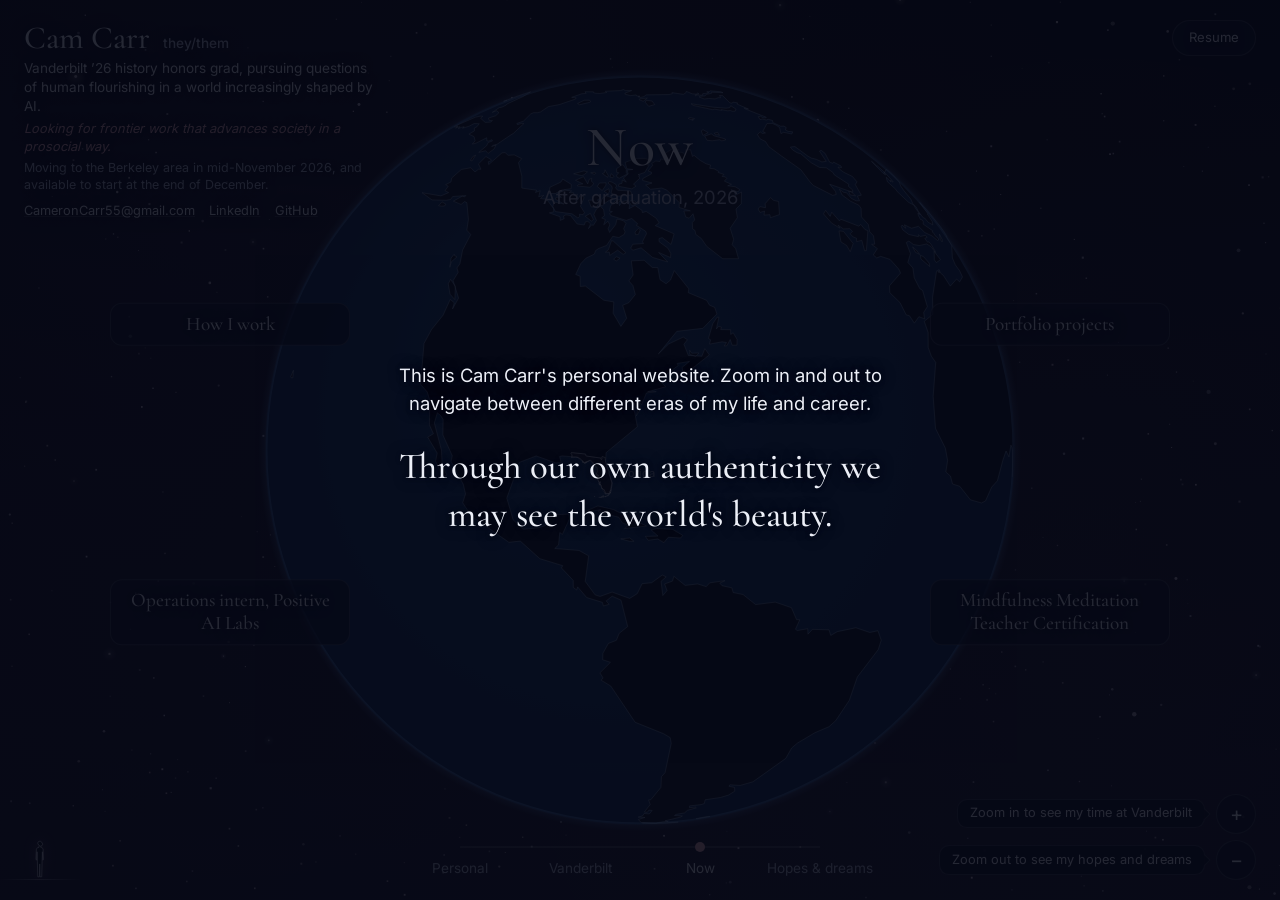
<file: index.html>
<!doctype html>
<html lang="en">
<head>
  <meta charset="utf-8">
  <meta name="viewport" content="width=device-width, initial-scale=1">
  <!-- Link previews (LinkedIn, Slack, iMessage...) read this static text
       without running JavaScript, so it is written out here. main.js still
       sets the tab title from SETTINGS. Keep these in step with content.js. -->
  <title>Cam Carr</title>
  <meta name="description" content="Cam Carr (Cameron Carr): Vanderbilt '26 history honors grad, pursuing questions of human flourishing in a world increasingly shaped by AI. A zoomable map of a life.">
  <link rel="canonical" href="https://cameroncarr-likesfish.github.io/">
  <meta property="og:type" content="website">
  <meta property="og:url" content="https://cameroncarr-likesfish.github.io/">
  <meta property="og:title" content="Cam Carr">
  <meta property="og:description" content="Vanderbilt '26 history honors grad, pursuing questions of human flourishing in a world increasingly shaped by AI. A zoomable map of a life.">
  <meta property="og:image" content="https://cameroncarr-likesfish.github.io/preview.jpg">
  <meta property="og:image:width" content="1200">
  <meta property="og:image:height" content="630">
  <meta property="og:image:alt" content="Cam Carr: a small figure on Earth's horizon under a night sky">
  <meta name="twitter:card" content="summary_large_image">
  <meta name="theme-color" content="#050814">
  <link rel="icon" href="data:image/svg+xml,%3Csvg xmlns='http://www.w3.org/2000/svg' viewBox='0 0 32 32'%3E%3Crect width='32' height='32' rx='7' fill='%23050814'/%3E%3Cpath d='M16 5 L18.2 13.8 L27 16 L18.2 18.2 L16 27 L13.8 18.2 L5 16 L13.8 13.8 Z' fill='%23e3a9b3'/%3E%3C/svg%3E">
  <link rel="stylesheet" href="styles.css">
  <script src="content.js" defer></script>
  <script src="geo.js" defer></script>
  <script src="cosmos.js" defer></script>
  <script src="starfield.js" defer></script>
  <script src="main.js" defer></script>
</head>
<body>
  <!-- Visual layers. Everything below is positioned with CSS, so the order
       here is the keyboard and screen-reader order: header, map,
       timeline, zoom, then the item panel. -->
  <canvas id="sky" aria-hidden="true"></canvas>

  <header class="site-header">
    <h1 class="identity">
      <span class="identity__name"></span>
      <span class="identity__pronouns"></span>
    </h1>
    <p class="identity__full"></p>
    <p class="identity__tagline"></p>
    <p class="identity__seeking"></p>
    <p class="identity__availability"></p>
    <ul class="contact" aria-label="Contact"></ul>
  </header>

  <!-- A plain resume, for visitors who'd rather not zoom. Shown in Now,
       with the rest of the present-day header. -->
  <a class="resume-link" href="resume.html"></a>

  <div class="position">
    <div role="status" aria-live="polite">
      <span class="position__label">You are in</span>
      <span class="position__era"></span>
      <span class="position__sub"></span>
    </div>
    <p class="position__sky"></p>
  </div>

  <main id="stage" aria-label="Map of eras">
    <!-- The eras live in #world, which zooms toward an item for a sub-zoom. -->
    <div id="world"></div>
  </main>

  <!-- A sub-zoom: an item's own small sky (e.g. coursework). Filled from
       DETAILS in content.js. -->
  <section class="detail" id="detail" aria-labelledby="detail-title" inert>
    <div class="detail__scroll" data-scrollable>
    <div class="detail__inner">
      <button type="button" class="btn detail__back"></button>
      <h2 class="detail__title" id="detail-title" tabindex="-1"></h2>
      <p class="detail__subtitle"></p>
      <ul class="detail__stats"></ul>
      <div class="detail__groups"></div>
    </div>
    </div>
  </section>

  <!-- A small figure looking up at the sky. It shrinks as the view moves
       toward the future: close in the past, tiny under the open sky. -->
  <div class="figure" aria-hidden="true">
    <span class="figure__ground"></span>
    <svg class="figure__svg" viewBox="0 0 40 100" focusable="false">
      <path d="M18.6 14.6 L18.4 19.5 C15 20 12.5 21 11.6 24 L10.4 50 Q10.5 53 12.2 53 L13.4 31 L14.2 56 L15.2 97 L19.6 97 L20.4 63 L21.2 97 L25.6 97 L26.6 56 L27.4 31 L28.4 53 Q30.2 53 30.2 50 L29.2 24 C28.4 21 26 20 23.2 19.5 L23.4 14.6 Z"/>
      <ellipse cx="21.6" cy="9.6" rx="5.6" ry="7.1" transform="rotate(-40 21.6 9.6)"/>
    </svg>
  </div>

  <nav class="era-nav" aria-label="Eras">
    <span class="era-nav__track" aria-hidden="true"><span class="era-nav__marker"></span></span>
    <ol class="era-nav__list"></ol>
  </nav>

  <!-- First-visit hint beside the zoom buttons; gone after the first zoom. -->
  <p class="zoom-hint" hidden></p>

  <!-- Each button has a speech bubble naming where it goes (main.js keeps
       the text and the button's label in step with the era). -->
  <div class="zoom-controls" role="group" aria-label="Zoom">
    <div class="zoom-row">
      <span class="zoom-bubble" data-zoom-bubble="in" aria-hidden="true"></span>
      <button type="button" class="zoom-btn" data-zoom="in" aria-label="Zoom in, back in time">+</button>
    </div>
    <div class="zoom-row">
      <span class="zoom-bubble" data-zoom-bubble="out" aria-hidden="true"></span>
      <button type="button" class="zoom-btn" data-zoom="out" aria-label="Zoom out, forward in time">&minus;</button>
    </div>
  </div>

  <aside class="panel" id="panel" aria-labelledby="panel-title" hidden data-scrollable>
    <button type="button" class="panel__close" aria-label="Close panel">&times;</button>
    <p class="panel__era"></p>
    <p class="panel__parent"></p>
    <h2 class="panel__title" id="panel-title" tabindex="-1"></h2>
    <p class="panel__summary"></p>
    <div class="panel__body"></div>
    <ul class="panel__links" aria-label="Links"></ul>
    <div class="panel__children"></div>
    <button type="button" class="btn panel__back"></button>
  </aside>

  <dialog class="wall" aria-labelledby="wall-title" aria-describedby="wall-note">
    <h2 class="wall__title" id="wall-title"></h2>
    <div class="wall__note" id="wall-note"></div>
    <p class="wall__text"></p>
    <div class="wall__actions">
      <button type="button" class="btn btn--primary" data-wall="yes"></button>
      <button type="button" class="btn" data-wall="no"></button>
    </div>
  </dialog>

  <!-- The opening card, shown once per visit: an introduction, then the
       quote (UI_TEXT.openingIntro, UI_TEXT.openingLine). -->
  <div class="opening" role="status" aria-live="polite" hidden>
    <div class="opening__inner">
      <p class="opening__intro"></p>
      <p class="opening__line"></p>
    </div>
  </div>

  <noscript><p class="noscript">This site needs JavaScript to run.</p></noscript>
</body>
</html>
</file>
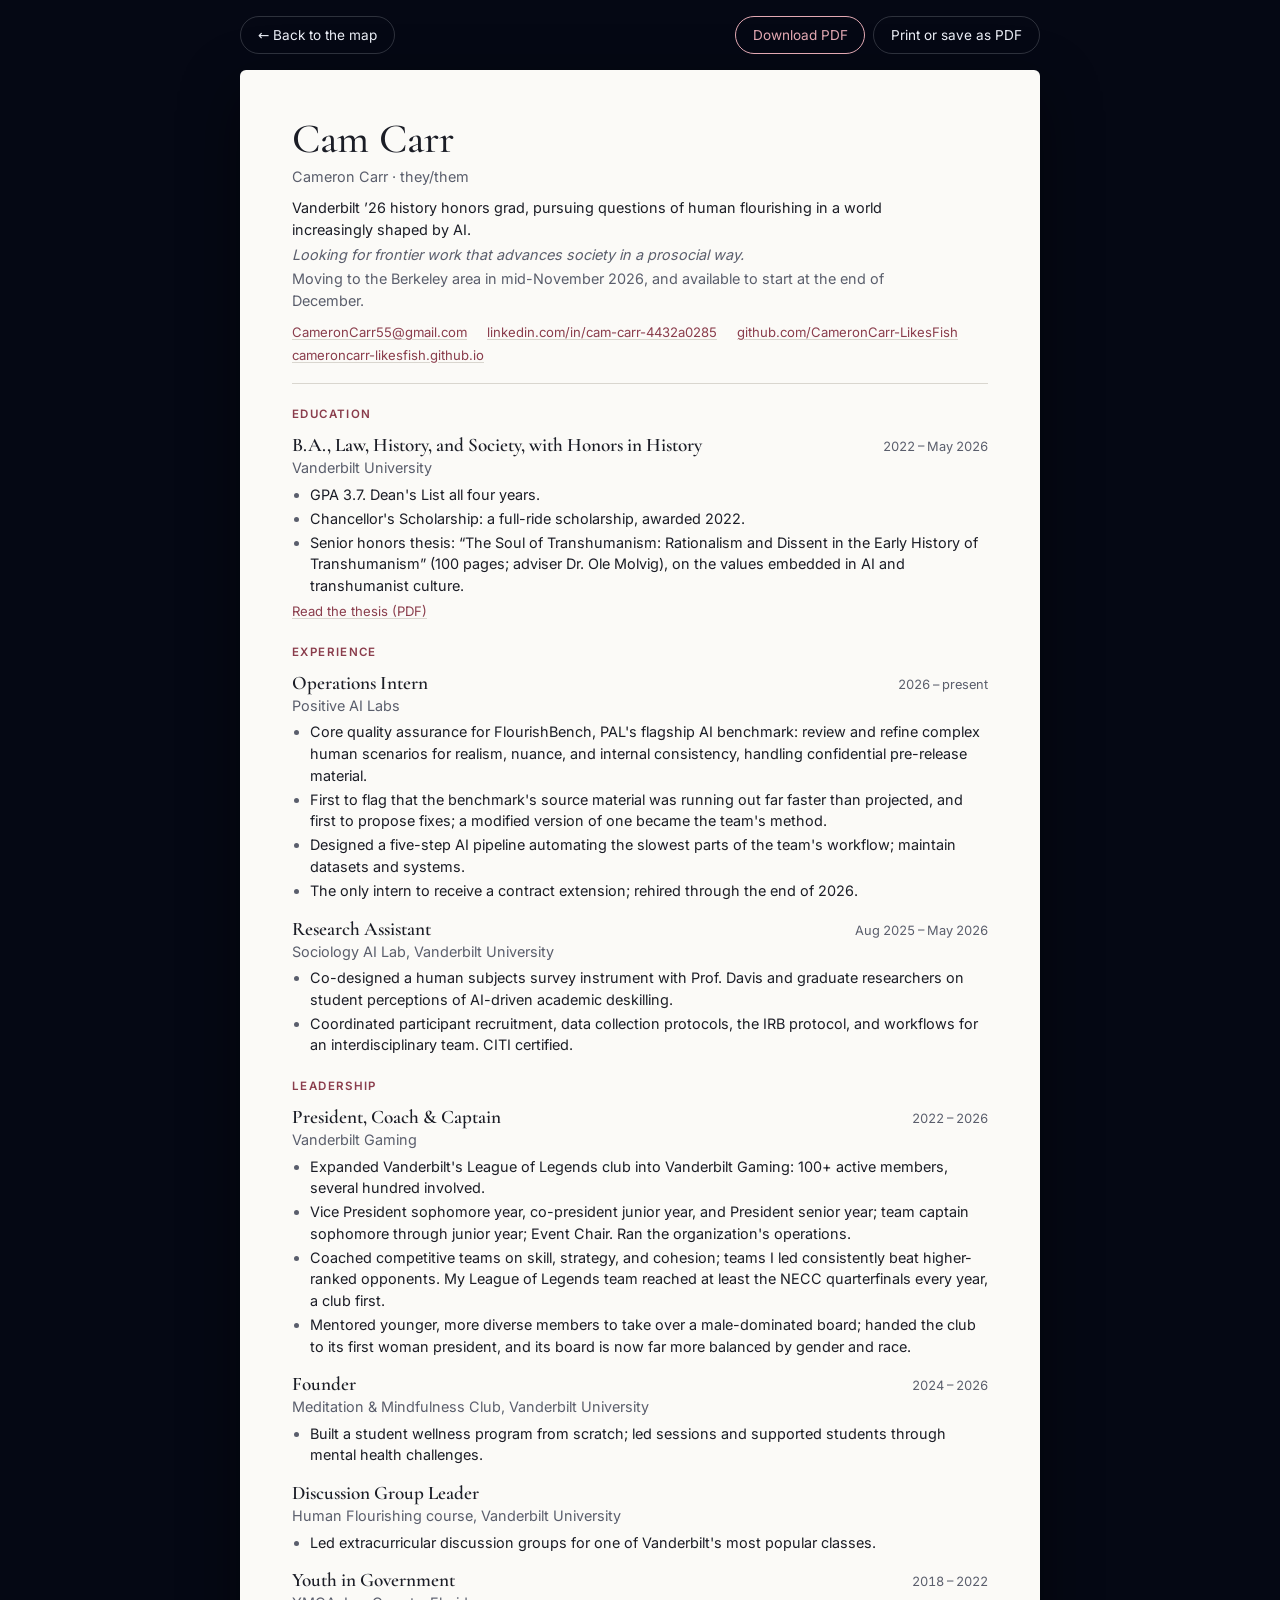
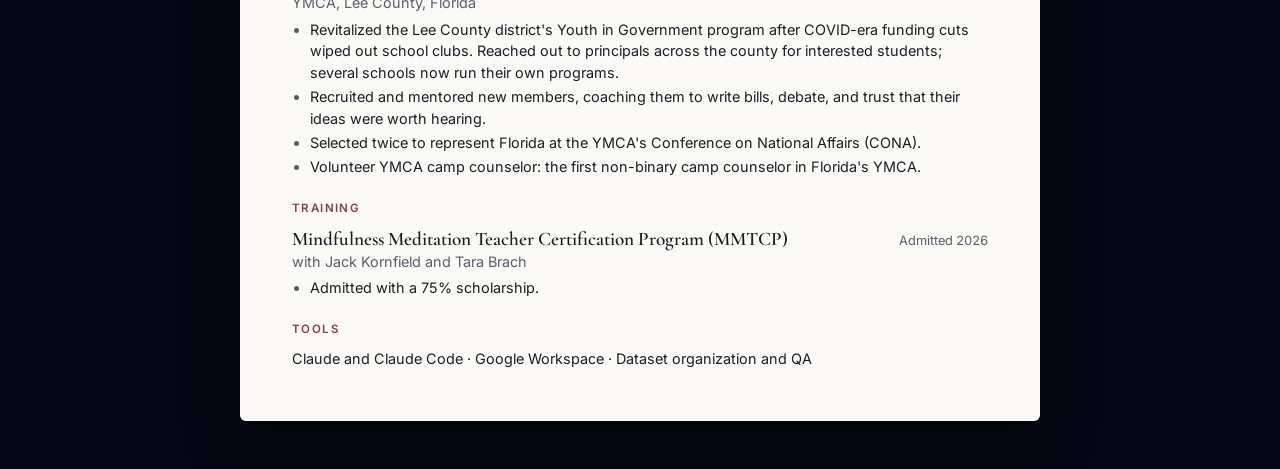
<file: resume.html>
<!doctype html>
<html lang="en">
<head>
  <meta charset="utf-8">
  <meta name="viewport" content="width=device-width, initial-scale=1">
  <!-- Static text for link previews; resume.js fills the page from content.js. -->
  <title>Cam Carr: Resume</title>
  <meta name="description" content="Resume of Cam Carr (Cameron Carr): Vanderbilt '26 history honors grad, pursuing questions of human flourishing in a world increasingly shaped by AI.">
  <link rel="canonical" href="https://cameroncarr-likesfish.github.io/resume.html">
  <meta property="og:type" content="profile">
  <meta property="og:url" content="https://cameroncarr-likesfish.github.io/resume.html">
  <meta property="og:title" content="Cam Carr: Resume">
  <meta property="og:description" content="Vanderbilt '26 history honors grad, pursuing questions of human flourishing in a world increasingly shaped by AI.">
  <meta property="og:image" content="https://cameroncarr-likesfish.github.io/preview.jpg">
  <meta name="twitter:card" content="summary_large_image">
  <meta name="theme-color" content="#050814">
  <link rel="icon" href="data:image/svg+xml,%3Csvg xmlns='http://www.w3.org/2000/svg' viewBox='0 0 32 32'%3E%3Crect width='32' height='32' rx='7' fill='%23050814'/%3E%3Cpath d='M16 5 L18.2 13.8 L27 16 L18.2 18.2 L16 27 L13.8 18.2 L5 16 L13.8 13.8 Z' fill='%23e3a9b3'/%3E%3C/svg%3E">
  <link rel="stylesheet" href="resume.css">
  <script src="content.js" defer></script>
  <script src="resume.js" defer></script>
</head>
<body>
  <nav class="bar" aria-label="Resume">
    <a class="bar__btn" href="./" data-label="back"></a>
    <span class="bar__actions">
      <a class="bar__btn bar__btn--primary" data-label="download" download></a>
      <button type="button" class="bar__btn" data-label="print"></button>
    </span>
  </nav>

  <main class="sheet">
    <header class="head">
      <h1 class="head__name"></h1>
      <p class="head__aka"></p>
      <p class="head__tagline"></p>
      <p class="head__seeking"></p>
      <p class="head__availability"></p>
      <ul class="head__contact" aria-label="Contact"></ul>
    </header>
    <div class="sections"></div>
  </main>

  <noscript><p class="noscript">This page needs JavaScript to show the resume.</p></noscript>
</body>
</html>
</file>
<file: styles.css>
/* styles.css
   All colors and fonts live in the variables below so the look can be swapped
   later. The starfield's own colors live at the top of starfield.js. */

/* Fonts are self-hosted from /fonts (no third-party requests). Both are
   variable fonts, Latin subset, SIL Open Font License (see fonts/OFL-*.txt).
   display.woff2 = Cormorant Garamond, body.woff2 = Inter.
   To swap a font, replace the file and keep the name. */
@font-face {
  font-family: "Site Display";
  src: url("fonts/display.woff2") format("woff2");
  font-weight: 300 700;
  font-display: swap;
}

@font-face {
  font-family: "Site Body";
  src: url("fonts/body.woff2") format("woff2");
  font-weight: 100 900;
  font-display: swap;
}

:root {
  /* Palette: deep navy, soft starlight, one rose accent */
  --bg: #050814;
  --ink: #eceff7;
  --ink-dim: #b3bacd;
  --accent: #e3a9b3;
  --accent-ink: #26131b;                     /* text on an accent background */
  --accent-glow: rgba(227, 169, 179, 0.7);
  --line: rgba(232, 236, 245, 0.18);
  --panel: rgba(10, 15, 34, 0.72);
  --panel-solid: rgba(9, 13, 30, 0.95);
  --backdrop: rgba(4, 6, 15, 0.6);
  --star-glow: rgba(232, 236, 245, 0.5);
  --text-halo: 0 0 14px rgba(5, 8, 20, 0.95), 0 0 4px rgba(5, 8, 20, 0.9);
  --figure-fill: #080b18;
  --figure-rim: rgba(236, 239, 247, 0.6);

  /* Era tints: nearly clear in the open future, closer and warmer toward the
     past. Each is a soft radial wash over the starfield. */
  --era-future: radial-gradient(ellipse at 50% 55%, rgba(20, 30, 70, 0.10), rgba(8, 12, 30, 0.05));
  --era-now: radial-gradient(ellipse at 50% 55%, rgba(30, 44, 90, 0.34), rgba(14, 22, 50, 0.22));
  --era-college: radial-gradient(ellipse at 50% 55%, rgba(48, 50, 104, 0.48), rgba(22, 26, 62, 0.36));
  --era-beneath: radial-gradient(ellipse at 50% 60%, rgba(96, 58, 84, 0.62), rgba(44, 26, 50, 0.5));
  --era-edge: rgba(236, 239, 247, 0.10);
  --detail-bg: radial-gradient(ellipse at 50% 40%, rgba(52, 50, 108, 0.55), rgba(18, 20, 50, 0.72));

  /* Type */
  --font-body: "Site Body", system-ui, -apple-system, "Segoe UI", Roboto, sans-serif;
  --font-display: "Site Display", Georgia, "Times New Roman", serif;

  /* Geometry. --zoom-factor and --nav-count are set from main.js. */
  --zoom-factor: 3.5;
  --era-radius: 28px;
  --nav-count: 4;
  --nav-col: 7.5rem;
}

*, *::before, *::after { box-sizing: border-box; }

html, body {
  margin: 0;
  height: 100%;
  overflow: hidden;
  background: var(--bg);
  color: var(--ink);
  font-family: var(--font-body);
  line-height: 1.5;
}

button { font: inherit; color: inherit; }

[hidden] { display: none !important; }

:focus-visible {
  outline: 2px solid var(--accent);
  outline-offset: 3px;
}

.placeholder { font-style: italic; opacity: 0.7; }

.btn {
  border: 1px solid var(--line);
  background: transparent;
  padding: 0.55rem 1.1rem;
  border-radius: 999px;
  cursor: pointer;
}

.btn:hover { border-color: var(--accent); }

.btn--primary { border-color: var(--accent); color: var(--accent); }

/* ----- Layers ----- */

/* Stack, back to front: sky, eras, fixed UI, panel. */

#sky {
  position: fixed;
  inset: 0;
  width: 100%;
  height: 100%;
  z-index: 0;
  pointer-events: none;
}

#stage {
  position: fixed;
  inset: 0;
  overflow: hidden;
  z-index: 2;
}

.site-header,
.position,
.era-nav,
.zoom-controls { z-index: 3; }

/* ----- Eras -----
   Every era is a full-viewport box scaled around the center. Each earlier era
   sits in the middle of the one around it at 1 / --zoom-factor of its size. */

.era {
  position: absolute;
  inset: 0;
  transform-origin: 50% 50%;
  pointer-events: none;
}

.era.is-active { pointer-events: auto; }

/* The eras have no boxes of their own: the cosmos drawn in starfield.js
   (Earth, the Moon, the solar system) shows where you are. */

.era__head {
  position: absolute;
  top: 13%;
  left: 50%;
  transform: translateX(-50%);
  width: min(42rem, 64%);
  text-align: center;
}

.era__title {
  margin: 0;
  font-family: var(--font-display);
  font-weight: 500;
  font-size: clamp(2.1rem, 4.8vw, 3.5rem);
  line-height: 1.1;
  letter-spacing: 0.01em;
  text-shadow: var(--text-halo);
}

.era__title:focus { outline: none; }

.era__subtitle {
  margin: 0.35rem 0 0;
  color: var(--ink-dim);
  font-size: clamp(0.95rem, 1.5vw, 1.15rem);
}

.era__back {
  margin-top: 0.9rem;
  font-size: 0.85rem;
  background: var(--panel-solid);
}

/* The era's NASA photograph: faint, behind the generative stars' glow and
   all text. --sky-opacity is tuned per era (bright images get less). */
.era__sky {
  position: absolute;
  inset: 0;
  border-radius: inherit;
  background-position: center;
  background-size: cover;
  background-repeat: no-repeat;
  opacity: calc(var(--sky-opacity, 0.4) * var(--sky-fade, 1));
  pointer-events: none;
  /* Soft edges, so the photo never reads as a box. */
  -webkit-mask-image: radial-gradient(ellipse at center, #000 45%, transparent 85%);
  mask-image: radial-gradient(ellipse at center, #000 45%, transparent 85%);
}

.era[data-era="future"]  { --sky-opacity: 0.55; }
.era[data-era="now"]     { --sky-opacity: 0.34; }
.era[data-era="college"] { --sky-opacity: 0.3; }
.era[data-era="personal"] { --sky-opacity: 0.32; }

/* The window in the middle of each era where the next-earlier era shows.
   Clicking it zooms in. */
.era__portal {
  position: absolute;
  left: 50%;
  top: 50%;
  /* A circle around Earth at the centre of the view. */
  width: calc(min(100vw, 100vh) / var(--zoom-factor));
  height: calc(min(100vw, 100vh) / var(--zoom-factor));
  transform: translate(-50%, -50%);
  background: transparent;
  border: 1px solid transparent;
  border-radius: 50%;
  cursor: zoom-in;
  transition: border-color 0.2s;
}

.era__portal:hover { border-color: rgba(227, 169, 179, 0.45); }

/* Personal items stay hidden until the visitor crosses the wall. */
body:not(.wall-crossed) .era[data-era="personal"] :is(.item, .era__back) { visibility: hidden; }

/* ----- Items ----- */

/* Each item is a card: a quiet labelled button. (A glowing dot above a
   label read as a location pin on the map.) */
.item {
  position: absolute;
  width: min(15rem, 28vw);
  transform: translate(-50%, -50%);
  padding: 0.55rem 0.9rem;
  background: var(--panel);
  border: 1px solid var(--line);
  border-radius: 12px;
  text-align: center;
  text-shadow: var(--text-halo);
  cursor: pointer;
  transition: opacity 0.3s, border-color 0.2s, box-shadow 0.3s, background 0.2s;
}

.item:hover,
.item.is-selected {
  border-color: var(--accent);
  background: var(--panel-solid);
}

.item:hover .item__title,
.item.is-selected .item__title { color: var(--accent); }

/* A card a link pointed to, on arrival (main.js pointOut). */
.item.is-pointed {
  border-color: var(--accent);
  box-shadow: 0 0 16px rgba(227, 169, 179, 0.45);
}

.item__parent {
  display: block;
  margin-bottom: 0.15rem;
  font-size: 0.7rem;
  text-transform: uppercase;
  letter-spacing: 0.07em;
  color: var(--accent);
}

.item__title {
  display: block;
  font-family: var(--font-display);
  font-weight: 500;
  font-size: 1.2rem;
  line-height: 1.2;
  transition: color 0.2s;
}

.item__summary {
  display: -webkit-box;
  -webkit-line-clamp: 2;
  -webkit-box-orient: vertical;
  overflow: hidden;
  margin-top: 0.25rem;
  font-size: 0.85rem;
  line-height: 1.35;
  color: var(--ink-dim);
}

/* ----- Header: identity + contact ----- */

.site-header {
  position: fixed;
  top: 1.25rem;
  left: 1.5rem;
  max-width: min(22rem, 30vw);
}

.site-header,
.position { text-shadow: var(--text-halo); }

.identity {
  margin: 0;
  font-family: var(--font-display);
  font-weight: 500;
  font-size: 2rem;
  line-height: 1.15;
}

/* One line on who she is, right under the name. */
.identity__tagline {
  margin: 0.15rem 0 0.45rem;
  font-size: 0.85rem;
  line-height: 1.4;
  color: var(--ink);
}

/* What she's looking for, under the tagline. */
.identity__seeking {
  margin: -0.2rem 0 0.5rem;
  font-size: 0.8rem;
  line-height: 1.4;
  font-style: italic;
  color: var(--accent);
}

.identity__seeking:empty { display: none; }

/* Where and when she can start, under the seeking line. */
.identity__availability {
  margin: -0.35rem 0 0.5rem;
  font-size: 0.78rem;
  line-height: 1.4;
  color: var(--ink-dim);
}

.identity__availability:empty { display: none; }

.identity__pronouns {
  font-family: var(--font-body);
  font-size: 0.85rem;
  color: var(--ink-dim);
  margin-left: 0.35rem;
}

.identity__full {
  margin: 0.1rem 0 0.35rem;
  font-size: 0.9rem;
  color: var(--ink-dim);
}

.contact {
  list-style: none;
  margin: 0;
  padding: 0;
  display: flex;
  flex-wrap: wrap;
  gap: 0 0.9rem;
  font-size: 0.8rem;
  color: var(--ink-dim);
}

.contact a { color: var(--ink); text-decoration-color: var(--line); }
.contact a:hover { text-decoration-color: var(--accent); }

/* ----- Resume link: top right, in every era ----- */

.resume-link {
  position: fixed;
  top: 1.25rem;
  right: 1.5rem;
  z-index: 3;
  padding: 0.45rem 1rem;
  border: 1px solid var(--line);
  border-radius: 999px;
  background: var(--panel);
  color: var(--ink);
  font-size: 0.82rem;
  text-decoration: none;
  text-shadow: var(--text-halo);
}

.resume-link:hover { border-color: var(--accent); color: var(--accent); }

/* ----- Position indicator + hint ----- */

.position {
  position: fixed;
  top: 1.25rem;
  right: 1.5rem;
  max-width: min(18rem, 30vw);
  text-align: right;
  font-size: 0.9rem;
  line-height: 1.3;
}

.position__label {
  display: block;
  font-size: 0.75rem;
  text-transform: uppercase;
  letter-spacing: 0.08em;
  color: var(--ink-dim);
}

.position__era {
  display: block;
  font-family: var(--font-display);
  font-size: 1.15rem;
  color: var(--accent);
}

.position__sub { display: block; color: var(--ink-dim); }

.position__sky {
  margin: 0.3rem 0 0;
  font-size: 0.68rem;
  color: var(--ink-dim);
  opacity: 0.8;
}

/* ----- Era navigation: a timeline along the bottom, past on the left ----- */

.era-nav {
  position: fixed;
  left: 50%;
  bottom: 1.1rem;
  transform: translateX(-50%);
  --pos: 0;
}

.era-nav__track {
  position: relative;
  display: block;
  height: 2px;
  margin: 0 calc(var(--nav-col) / 2) 0.35rem;
  background: var(--line);
}

.era-nav__marker {
  position: absolute;
  top: 50%;
  left: 0;
  width: 10px;
  height: 10px;
  margin: -5px 0 0 -5px;
  border-radius: 50%;
  background: var(--accent);
  transform: translateX(calc(var(--pos) * var(--nav-col)));
}

.era-nav__list {
  list-style: none;
  margin: 0;
  padding: 0;
  display: grid;
  grid-template-columns: repeat(var(--nav-count), var(--nav-col));
}

.era-nav__btn {
  display: block;
  width: 100%;
  padding: 0.25rem;
  background: none;
  border: 0;
  font-size: 0.85rem;
  color: var(--ink-dim);
  cursor: pointer;
}

.era-nav__btn:hover,
.era-nav__btn[aria-current] { color: var(--ink); }

/* ----- Zoom buttons ----- */

.zoom-controls {
  position: fixed;
  right: 1.5rem;
  bottom: 1.25rem;
  display: flex;
  flex-direction: column;
  gap: 0.4rem;
}

.zoom-btn {
  width: 2.5rem;
  height: 2.5rem;
  border-radius: 50%;
  border: 1px solid var(--line);
  background: var(--panel);
  font-size: 1.25rem;
  line-height: 1;
  cursor: pointer;
}

.zoom-btn:hover { border-color: var(--accent); }

.zoom-btn[aria-disabled="true"] { opacity: 0.35; cursor: default; }

/* A speech bubble beside each zoom button, its tail pointing at the button. */
.zoom-row {
  position: relative;
  display: flex;
  justify-content: flex-end;
}

.zoom-bubble {
  position: absolute;
  right: calc(100% + 0.7rem);
  top: 50%;
  transform: translateY(-50%);
  width: max-content;
  white-space: nowrap;                /* one line on desktop; phones may wrap */
  padding: 0.35rem 0.75rem;
  border: 1px solid var(--line);
  border-radius: 10px;
  background: var(--panel-solid);
  font-size: 0.8rem;
  line-height: 1.3;
  text-align: right;
  color: var(--ink);
  cursor: pointer;
  transition: border-color 0.2s, color 0.2s;
}

/* The tail: a small diamond tucked half under the bubble's right edge. */
.zoom-bubble::after {
  content: "";
  position: absolute;
  right: -5px;
  top: 50%;
  width: 8px;
  height: 8px;
  margin-top: -4px;
  background: inherit;
  border-top: 1px solid var(--line);
  border-right: 1px solid var(--line);
  transform: rotate(45deg);
}

.zoom-bubble:hover,
.zoom-row:has(.zoom-btn:hover) .zoom-bubble { border-color: var(--accent); color: var(--accent); }
.zoom-bubble:hover::after,
.zoom-row:has(.zoom-btn:hover) .zoom-bubble::after { border-color: var(--accent); }

/* Medium screens: the timeline is wide enough to reach the bottom-right
   corner, so the buttons and their bubbles sit just above it. */
@media (min-width: 701px) and (max-width: 1200px) {
  .zoom-controls { bottom: 4.6rem; }
}

/* ----- Zoom hint: first visit only, beside the buttons ----- */

.zoom-hint {
  position: fixed;
  right: 1.5rem;
  bottom: 7.1rem;                     /* just above the + and − buttons */
  z-index: 3;
  max-width: 17rem;
  margin: 0;
  text-align: right;
  font-size: 0.95rem;
  line-height: 1.4;
  text-shadow: var(--text-halo);
  pointer-events: none;
  opacity: 0;
  transform: translateY(0.5rem);
  transition: opacity 0.6s ease, transform 0.6s ease;
}

.zoom-hint.is-shown { opacity: 1; transform: none; }

.zoom-hint__how { display: block; color: var(--ink); }
.zoom-hint__buttons { display: block; margin-top: 0.2rem; color: var(--ink-dim); }

/* While the hint shows, the buttons it points to glow softly. */
body.hint-on .zoom-btn {
  border-color: var(--accent);
  box-shadow: 0 0 12px rgba(227, 169, 179, 0.35);
}

.zoom-btn { transition: border-color 0.4s, box-shadow 0.4s; }

/* ----- Item panel ----- */

.panel {
  position: fixed;
  top: 7rem;
  right: 1.5rem;
  max-height: calc(100vh - 13rem);
  width: min(26rem, calc(100vw - 3rem));
  z-index: 4;
  overflow-y: auto;
  padding: 1.5rem 1.5rem 2rem;
  background: var(--panel-solid);
  border: 1px solid var(--line);
  border-radius: 16px;
  opacity: 0;
  transform: translateX(1rem);
  transition: opacity 0.25s, transform 0.25s;
}

.panel.is-open { opacity: 1; transform: none; }

/* Opened from a right-hand item, the panel sits on the left. */
.panel.panel--left {
  right: auto;
  left: 1.5rem;
  top: 11rem;                            /* below the header; main.js fits it exactly */
  max-height: calc(100vh - 17rem);
  transform: translateX(-1rem);
}
.panel.panel--left.is-open { transform: none; }

.panel__close {
  position: absolute;
  top: 0.75rem;
  right: 0.75rem;
  width: 2rem;
  height: 2rem;
  border: 0;
  border-radius: 50%;
  background: none;
  font-size: 1.4rem;
  line-height: 1;
  color: var(--ink-dim);
  cursor: pointer;
}

.panel__close:hover { color: var(--ink); }

.panel__era {
  margin: 0;
  font-size: 0.75rem;
  text-transform: uppercase;
  letter-spacing: 0.08em;
  color: var(--ink-dim);
}

.panel__parent {
  margin: 0.2rem 0 0;
  font-size: 0.75rem;
  text-transform: uppercase;
  letter-spacing: 0.07em;
  color: var(--accent);
}

.panel__parent:empty { display: none; }

.panel__title {
  margin: 0.3rem 2rem 0.5rem 0;
  font-family: var(--font-display);
  font-weight: 400;
  font-size: 1.6rem;
  line-height: 1.2;
}

.panel__title:focus { outline: none; }

.panel__summary { margin: 0 0 1rem; color: var(--ink-dim); }

.panel__body p { margin: 0 0 1rem; }

.panel__links {
  list-style: none;
  margin: 0 0 1rem;
  padding: 0;
  display: flex;
  flex-wrap: wrap;
  gap: 0.5rem;
}

.panel__links a { display: inline-block; text-decoration: none; font-size: 0.9rem; }

.panel__children h3 {
  margin: 1.5rem 0 0.5rem;
  font-size: 0.75rem;
  font-weight: 400;
  text-transform: uppercase;
  letter-spacing: 0.08em;
  color: var(--ink-dim);
}

.panel__children .btn { margin: 0 0.4rem 0.4rem 0; }

.panel__back { margin-top: 1.5rem; }

/* ----- The wall prompt ----- */

.wall {
  max-width: min(34rem, calc(100vw - 2rem));
  max-height: calc(100vh - 2rem);
  overflow-y: auto;
  padding: 2rem;
  border: 1px solid var(--line);
  border-radius: 16px;
  background: var(--panel-solid);
  color: var(--ink);
  text-align: center;
}

.wall::backdrop { background: var(--backdrop); }

.wall__title {
  margin: 0 0 1rem;
  font-family: var(--font-display);
  font-weight: 500;
  font-size: 1.6rem;
  line-height: 1.2;
}

.wall__note {
  text-align: left;
  font-size: 0.95rem;
  line-height: 1.6;
  color: var(--ink);
}

.wall__note p { margin: 0 0 0.9rem; }

.wall__text {
  margin: 0 0 1.5rem;
  font-family: var(--font-display);
  font-size: 1.35rem;
  line-height: 1.35;
}

.wall__actions {
  display: flex;
  flex-wrap: wrap;
  justify-content: center;
  gap: 0.75rem;
}

/* ----- The figure: someone looking up at the sky -----
   --figure-h is set from main.js. It shrinks toward the future. */

.figure {
  --figure-h: 50px;
  position: fixed;
  left: 2rem;
  bottom: 1.4rem;
  z-index: 3;
  pointer-events: none;
}

.figure__svg {
  display: block;
  height: var(--figure-h);
  width: auto;
  overflow: visible;
  fill: var(--figure-fill);
  stroke: var(--figure-rim);
  stroke-width: 1;
  vector-effect: non-scaling-stroke;
  filter: drop-shadow(0 0 6px rgba(227, 169, 179, 0.25));
}

.figure__svg * { vector-effect: non-scaling-stroke; }

/* A faint strip of ground light under their feet. */
.figure__ground {
  position: absolute;
  left: 50%;
  bottom: -2px;
  width: calc(var(--figure-h) * 1.6 + 24px);
  height: 1px;
  transform: translateX(-50%);
  background: linear-gradient(90deg, transparent, rgba(236, 239, 247, 0.35), transparent);
}

/* ----- The opening line ----- */

.opening {
  position: fixed;
  inset: 0;
  z-index: 6;
  pointer-events: none;                 /* clicks and scrolls go straight through */
  display: grid;
  place-items: center;
  padding: 2rem;
  background: rgba(5, 8, 20, 0.86);
  opacity: 0;
  transition: opacity 0.9s ease;
}

.opening.is-shown { opacity: 1; }

.opening__inner { max-width: 34rem; }

/* The introduction, then the quote below it. */
.opening__intro {
  margin: 0 0 1.6rem;
  text-align: center;
  font-size: clamp(1rem, 1.6vw, 1.15rem);
  line-height: 1.55;
  color: var(--ink);
  text-shadow: var(--text-halo);
}

.opening__intro:empty { display: none; }

.opening__line {
  margin: 0;
  text-align: center;
  font-family: var(--font-display);
  font-weight: 500;
  font-size: clamp(1.5rem, 3.2vw, 2.3rem);
  line-height: 1.3;
  text-shadow: var(--text-halo);
}

.noscript {
  position: fixed;
  inset: 0;
  display: grid;
  place-items: center;
  z-index: 4;
}

/* ----- Sub-zoom: an item's own sky (e.g. coursework) -----
   main.js scales and moves this layer out of the item's star. */

#world {
  position: absolute;
  inset: 0;
  transform-origin: 50% 50%;
}

.detail {
  position: fixed;
  inset: 0;
  z-index: 2;
  transform-origin: 50% 50%;
  border-radius: var(--era-radius);
  background: var(--detail-bg);
  box-shadow: inset 0 0 0 1px var(--era-edge);
  visibility: hidden;
  opacity: 0;
  /* Fade the scrolling list out before it reaches the header and timeline.
     (On the outer layer: a mask on the scroller would move with its content.) */
  -webkit-mask-image: linear-gradient(to bottom, transparent 0, transparent 6.5rem, #000 9.5rem, #000 calc(100% - 8.5rem), transparent calc(100% - 5rem));
  mask-image: linear-gradient(to bottom, transparent 0, transparent 6.5rem, #000 9.5rem, #000 calc(100% - 8.5rem), transparent calc(100% - 5rem));
}

/* The scrolling part. */
.detail__scroll {
  position: absolute;
  inset: 0;
  overflow-y: auto;
  overscroll-behavior: contain;
  padding: 9.5rem 1.5rem 8.5rem;
  scrollbar-width: thin;
  scrollbar-color: var(--line) transparent;
}

.detail__inner {
  max-width: 70rem;
  margin: 0 auto;
  text-align: center;
}

.detail__back { font-size: 0.85rem; margin-bottom: 1.25rem; }

.detail__title {
  margin: 0;
  font-family: var(--font-display);
  font-weight: 500;
  font-size: clamp(2rem, 4.5vw, 3.2rem);
  line-height: 1.1;
  text-shadow: var(--text-halo);
}

.detail__title:focus { outline: none; }

.detail__subtitle {
  margin: 0.35rem 0 0;
  color: var(--ink-dim);
}

.detail__stats {
  list-style: none;
  margin: 1rem 0 0;
  padding: 0;
  display: flex;
  flex-wrap: wrap;
  justify-content: center;
  gap: 0.4rem;
}

.detail__stats li {
  padding: 0.15rem 0.7rem;
  border: 1px solid var(--line);
  border-radius: 999px;
  font-size: 0.8rem;
  color: var(--ink);
  background: var(--panel);
}

.detail__groups {
  display: grid;
  grid-template-columns: repeat(auto-fit, minmax(17rem, 1fr));
  gap: 2rem 2.75rem;
  margin-top: 2.5rem;
  text-align: left;
}

.cluster__label {
  margin: 0 0 0.6rem;
  font-size: 0.75rem;
  font-weight: 500;
  text-transform: uppercase;
  letter-spacing: 0.1em;
  color: var(--accent);
}

.cluster__list {
  position: relative;
  list-style: none;
  margin: 0;
  padding: 0 0 0 1.2rem;
}

.course {
  position: relative;
  padding: 0.4rem 0;
  text-shadow: var(--text-halo);
}

.course__star {
  position: absolute;
  left: -0.85rem;
  top: 0.85rem;
  width: 7px;
  height: 7px;
  margin: -3.5px 0 0 -3.5px;
  border-radius: 50%;
  background: #fff;
  box-shadow: 0 0 8px 2px var(--star-glow);
}

.course__top {
  display: flex;
  justify-content: space-between;
  align-items: baseline;
  gap: 0.75rem;
}

.course__name {
  font-family: var(--font-display);
  font-weight: 500;
  font-size: 1.1rem;
  line-height: 1.25;
}

.course__grade {
  flex: none;
  font-size: 0.85rem;
  font-weight: 500;
  color: var(--accent);
}

.course__meta {
  display: block;
  font-size: 0.78rem;
  color: var(--ink-dim);
}

body.is-fading .detail { opacity: 0 !important; transition: opacity 0.16s ease; }

/* Items that open a sub-zoom say so. */
.item--zoomable { cursor: zoom-in; }

.item--zoomable::after {
  content: "Zoom in";
  display: block;
  margin-top: 0.2rem;
  font-size: 0.66rem;
  text-transform: uppercase;
  letter-spacing: 0.08em;
  color: var(--ink-dim);
}

/* ----- Accessibility helpers ----- */

/* Visible to screen readers only. */
.sr-only {
  position: absolute;
  width: 1px;
  height: 1px;
  margin: -1px;
  padding: 0;
  overflow: hidden;
  clip: rect(0 0 0 0);
  white-space: nowrap;
  border: 0;
}

/* Focus rings: one clear style everywhere, drawn outside the control. */
.item:focus-visible,
.era__portal:focus-visible,
.era-nav__btn:focus-visible,
.zoom-btn:focus-visible,
.btn:focus-visible,
.panel__close:focus-visible,
.resume-link:focus-visible,
.contact a:focus-visible {
  outline: 2px solid var(--accent);
  outline-offset: 3px;
}

.item:focus-visible .item__title { color: var(--accent); }
.era__portal:focus-visible { border-color: var(--accent); }

/* The map owns touch gestures (pinch and swipe move through time). */
#stage { touch-action: none; }
html, body { overscroll-behavior: none; }

/* ----- Reduced motion: fades instead of zooms ----- */

#stage { transition: opacity 0.16s ease; }

body.is-fading #stage { opacity: 0; }

@media (prefers-reduced-motion: reduce) {
  .panel { transform: none; }
}

/* ----- Short screens: drop item summaries so items don't collide ----- */

@media (max-height: 640px) {
  .item__summary { display: none; }
  .era__head { top: 11%; }
}

/* ----- Phones and narrow windows ----- */

@media (max-width: 700px) {
  :root { --nav-col: 5.2rem; }

  .site-header { top: 0.75rem; left: 1rem; max-width: 58vw; }
  .identity { font-size: 1.45rem; }
  .identity__tagline { font-size: 0.72rem; margin: 0.4rem 0 0.3rem; }
  .identity__seeking { font-size: 0.72rem; margin-top: -0.15rem; }
  .identity__availability { font-size: 0.7rem; }
  /* Below the name, the header can use the full width: the Resume button
     only shares the first line. */
  .site-header { max-width: calc(100vw - 2rem); }
  .identity { max-width: calc(100vw - 8rem); }
  /* In Now the header is taller, so the era title sits a little lower. */
  .era[data-era="now"] .era__head { top: 23.5%; }
  .identity__full { display: none; }   /* the name and tagline say enough on a phone */

  /* The timeline already shows where you are; keep the label for screen
     readers only, so the top of a small screen stays clear. */
  .position > [role="status"] {
    position: absolute;
    width: 1px;
    height: 1px;
    overflow: hidden;
    clip: rect(0 0 0 0);
    white-space: nowrap;
  }
  .identity__pronouns { font-size: 0.75rem; }
  .identity__full { font-size: 0.8rem; margin-bottom: 0.2rem; }
  .contact { font-size: 0.72rem; gap: 0 0.6rem; }

  .position { top: 0.75rem; right: 1rem; max-width: 38vw; font-size: 0.8rem; }
  .resume-link { top: 0.85rem; right: 1rem; padding: 0.35rem 0.8rem; font-size: 0.75rem; }
  .position__label { font-size: 0.65rem; }
  .position__era { font-size: 1rem; }

  .era__head { top: 17%; width: 70%; }
  .era__title { font-size: 1.9rem; }
  .era__subtitle { font-size: 0.9rem; }
  .era__back { font-size: 0.78rem; padding: 0.4rem 0.8rem; }

  .item { width: 31vw; padding: 0.4rem 0.45rem; }
  .item__title { font-size: 0.98rem; }
  .item__summary { display: none; }
  .item__parent { font-size: 0.66rem; }

  .zoom-bubble { white-space: normal; max-width: min(13rem, 58vw); font-size: 0.74rem; padding: 0.3rem 0.6rem; }

  .era-nav { bottom: 0.6rem; }
  .era-nav__btn { font-size: 0.72rem; line-height: 1.2; }

  .zoom-controls { right: 1rem; bottom: 4.4rem; }
  .zoom-btn { width: 2.25rem; height: 2.25rem; font-size: 1.1rem; }

  .figure { left: 1.1rem; bottom: 4.6rem; }

  /* In a sub-zoom the list needs the width; its back button and the
     timeline are the way out. */
  body.in-detail .zoom-controls,
  body.in-detail .figure { visibility: hidden; }
  .detail__scroll { padding: 8.5rem 1rem 6rem; }
  .figure__svg { height: calc(var(--figure-h) * 0.7); }

  /* The panel becomes a sheet along the bottom. */
  .panel,
  .panel.panel--left {
    top: auto;
    left: 0.5rem;
    right: 0.5rem;
    bottom: 0.5rem;
    width: auto;
    max-height: 72vh;
    padding: 1.25rem 1.25rem 1.5rem;
    transform: translateY(1rem);
  }
  .panel.is-open { transform: none; }
}

/* ----- Decluttering (owner, 2026-09-30) ----- */

/* Titles only on the map; the summary is in the item's panel (and still
   read to screen readers as the item's description). */
.item__summary { display: none !important; }

/* The "You are in" box repeated the big era title and the timeline. It stays
   for screen readers only. */
.position {
  position: absolute !important;
  width: 1px;
  height: 1px;
  overflow: hidden;
  clip: rect(0 0 0 0);
  white-space: nowrap;
}

/* A slimmer header: name and pronouns everywhere. The tagline and contact
   links belong to Now, the present-day self, and fade out elsewhere. */
.identity__full { display: none; }

.identity__tagline,
.identity__seeking,
.identity__availability,
.contact { transition: opacity 0.35s ease, visibility 0.35s; }

body:not([data-era="now"]) .identity__tagline,
body:not([data-era="now"]) .identity__seeking,
body:not([data-era="now"]) .identity__availability,
body:not([data-era="now"]) .contact {
  opacity: 0;
  visibility: hidden;
}

/* Short phones: in Now, the header (name, tagline, availability) fills the
   top, so the era title gives way; the timeline still marks Now. */
@media (max-width: 700px) and (max-height: 700px) {
  .era[data-era="now"] .era__head { display: none; }
  /* No room for the zoom bubbles; the buttons remain. */
  .zoom-bubble { display: none; }
}

/* Short windows of any width: the bubbles would sit on the items. */
@media (max-height: 650px) {
  .zoom-bubble { display: none; }
}

/* The first-visit hint needs the room of a wide screen; elsewhere it would
   sit on the cards, and the zoom bubbles already say what + and - do. */
@media (max-width: 1200px) {
  .zoom-hint { display: none; }
}
</file>
<file: resume.css>
/* resume.css: the plain resume page (resume.html).
   A light sheet of paper on the site's night sky. It prints as a clean
   black-on-white page. Fonts match the main site. */

@font-face {
  font-family: "Site Display";
  src: url("fonts/display.woff2") format("woff2");
  font-weight: 300 700;
  font-display: swap;
}

@font-face {
  font-family: "Site Body";
  src: url("fonts/body.woff2") format("woff2");
  font-weight: 100 900;
  font-display: swap;
}

:root {
  --bg: #050814;           /* the night around the sheet */
  --bar-ink: #eceff7;
  --line-dark: rgba(232, 236, 245, 0.18);
  --accent: #e3a9b3;

  --paper: #fbfaf7;
  --ink: #1b1d26;
  --ink-dim: #5a5e6c;
  --rule: #d9d6cf;
  --link: #8a3d4c;         /* the rose accent, deep enough to read on paper */

  --font-body: "Site Body", system-ui, -apple-system, "Segoe UI", Roboto, sans-serif;
  --font-display: "Site Display", Georgia, "Times New Roman", serif;
}

*, *::before, *::after { box-sizing: border-box; }

html { background: var(--bg); }

body {
  margin: 0;
  background: var(--bg);
  color: var(--ink);
  font-family: var(--font-body);
  font-size: 0.9rem;
  line-height: 1.5;
  padding: 0 1rem 3rem;
}

a { color: var(--link); text-decoration-color: var(--rule); text-underline-offset: 0.15em; }
a:hover { text-decoration-color: var(--link); }

:focus-visible { outline: 2px solid var(--accent); outline-offset: 3px; }

/* ----- Top bar: back to the map, print ----- */

.bar {
  max-width: 50rem;
  margin: 0 auto;
  padding: 1rem 0;
  display: flex;
  justify-content: space-between;
  gap: 0.75rem;
  flex-wrap: wrap;
}

.bar__btn {
  font: inherit;
  font-size: 0.85rem;
  color: var(--bar-ink);
  background: transparent;
  border: 1px solid var(--line-dark);
  border-radius: 999px;
  padding: 0.5rem 1.05rem;
  text-decoration: none;
  cursor: pointer;
}

.bar__btn:hover { border-color: var(--accent); }

.bar__actions { display: flex; flex-wrap: wrap; gap: 0.5rem; }
.bar__btn--primary { border-color: var(--accent); color: var(--accent); }

/* ----- The sheet ----- */

.sheet {
  max-width: 50rem;
  margin: 0 auto;
  background: var(--paper);
  border-radius: 6px;
  padding: 3rem 3.25rem 3.25rem;
  box-shadow: 0 20px 60px rgba(0, 0, 0, 0.45);
}

.head { border-bottom: 1px solid var(--rule); padding-bottom: 1.1rem; margin-bottom: 0.4rem; }

.head__name {
  margin: 0;
  font-family: var(--font-display);
  font-weight: 500;
  font-size: 2.6rem;
  line-height: 1.05;
}

.head__aka { margin: 0.25rem 0 0; color: var(--ink-dim); }

.head__tagline { margin: 0.6rem 0 0.2rem; max-width: 38rem; }
.head__seeking { margin: 0 0 0.7rem; max-width: 38rem; font-style: italic; color: var(--ink-dim); }
.head__seeking:empty { display: none; }
.head__availability { margin: -0.5rem 0 0.7rem; max-width: 38rem; color: var(--ink-dim); }
.head__availability:empty { display: none; }

.head__contact {
  list-style: none;
  margin: 0;
  padding: 0;
  display: flex;
  flex-wrap: wrap;
  gap: 0.2rem 1.25rem;
  font-size: 0.82rem;
}

.section { margin-top: 1.4rem; }

.section__heading {
  margin: 0 0 0.6rem;
  font-size: 0.72rem;
  font-weight: 600;
  letter-spacing: 0.12em;
  text-transform: uppercase;
  color: var(--link);
}

.section__list { margin: 0; }

.entry + .entry { margin-top: 0.95rem; }

.entry__top {
  display: flex;
  justify-content: space-between;
  align-items: baseline;
  gap: 0.25rem 1rem;
}

.entry__what { margin: 0; }

.entry__title {
  font-family: var(--font-display);
  font-weight: 600;
  font-size: 1.2rem;
  line-height: 1.25;
}

.entry__org { display: block; color: var(--ink-dim); }

.entry__dates {
  margin: 0;
  flex: none;
  font-size: 0.8rem;
  color: var(--ink-dim);
  font-variant-numeric: tabular-nums;
}

.entry__bullets { margin: 0.3rem 0 0; padding-left: 1.1rem; }
.entry__bullets li + li { margin-top: 0.15rem; }
.entry__bullets li::marker { color: var(--ink-dim); }

.entry__link { margin: 0.35rem 0 0; font-size: 0.82rem; }

.noscript { color: var(--bar-ink); text-align: center; padding: 2rem; }

/* ----- Phones ----- */

@media (max-width: 600px) {
  .sheet { padding: 1.75rem 1.25rem 2rem; border-radius: 4px; }
  .head__name { font-size: 2.1rem; }
  .entry__top { flex-direction: column; }
}

/* ----- Print: one plain page ----- */

@media print {
  @page { size: letter; margin: 0.4in 0.55in; }

  html, body { background: #fff; }
  body { padding: 0; font-size: 9pt; line-height: 1.28; color: #000; }
  .bar, .noscript { display: none; }
  .sheet { max-width: none; padding: 0; box-shadow: none; border-radius: 0; background: #fff; }
  .head { padding-bottom: 0.55rem; }
  .head__name { font-size: 22pt; }
  .head__aka { margin-top: 0.1rem; }
  .head__tagline { margin: 0.3rem 0 0.1rem; max-width: none; }
  .head__seeking { margin: 0; max-width: none; }
  .head__availability { margin: 0 0 0.3rem; max-width: none; }
  .head__contact { font-size: 8.5pt; gap: 0.1rem 0.9rem; }   /* one line */
  .section { margin-top: 0.7rem; }
  .section__heading { margin-bottom: 0.25rem; }
  .entry + .entry { margin-top: 0.45rem; }
  .entry__title { font-size: 11pt; }
  /* Title and organization share a line on paper. */
  .entry__org { display: inline; }
  .entry__org::before { content: ", "; }
  .entry__dates { font-size: 8.5pt; }
  .entry__bullets { margin-top: 0.15rem; }
  .entry__bullets li + li { margin-top: 0.05rem; }
  .entry, .section__heading { break-inside: avoid; }
  .section__heading { break-after: avoid; }
  a { color: inherit; text-decoration: none; }
  .entry__link { display: none; }   /* a link on paper goes nowhere */
}
</file>
